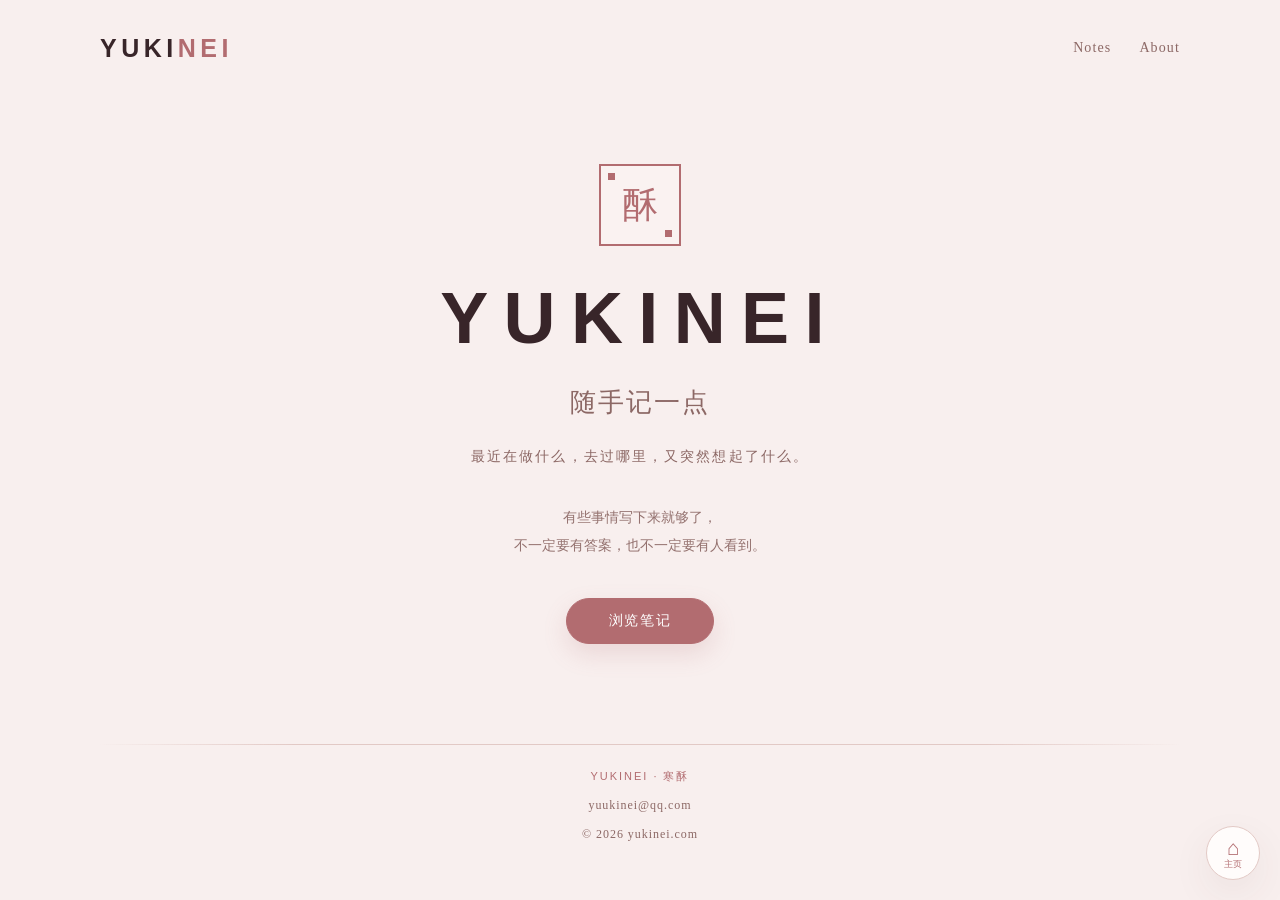
<file: index.html>
<!DOCTYPE html>
<html lang="zh-CN">

<head>
    <meta charset="UTF-8">
    <meta name="viewport" content="width=device-width, initial-scale=1.0">
    <title>寒酥</title>

    <link rel="stylesheet" href="./css/themes.css">
    <link rel="stylesheet" href="./css/base.css">
</head>

<body class="theme-peach">
    <div class="snow" aria-hidden="true">
        <span>❄</span>
        <span>·</span>
        <span>❄</span>
        <span>·</span>
        <span>❄</span>
        <span>·</span>
    </div>

    <main class="page">
        <header class="site-header">
            <a class="brand" href="./index.html" aria-label="YUKINEI 首页">
                <span class="brand-main">YUKI</span><span class="brand-accent">NEI</span>
            </a>

            <nav class="site-nav" aria-label="主导航">
                <a href="./notes.html">Notes</a>
                <a href="./about.html">About</a>
            </nav>
        </header>

        <section class="hero">
            <div class="seal" aria-hidden="true">酥</div>

            <h1 class="hero-title">YUKINEI</h1>

            <p class="hero-subtitle">随手记一点</p>

            <p class="hero-desc">最近在做什么，去过哪里，又突然想起了什么。</p>

            <p class="hero-note"> 有些事情写下来就够了，<br>
                不一定要有答案，也不一定要有人看到。
            </p>

            <a class="hero-button" href="./notes.html">浏览笔记</a>
        </section>

        <div class="section-divider"></div>

        <footer class="site-footer">
            <div class="footer-mark">YUKINEI · 寒酥</div>
            <a class="footer-email" href="mailto:yuukinei@qq.com">yuukinei@qq.com</a>
            <div>© 2026 yukinei.com</div>
        </footer>
    </main>

    <script src="./js/theme.js" defer></script>
    <nav class="floating-actions" aria-label="快捷操作"><a class="floating-action" href="./index.html" aria-label="返回主页"
            title="返回主页"><span aria-hidden="true">⌂</span><span class="floating-action-label">主页</span></a></nav>
</body>

</html>
</file>
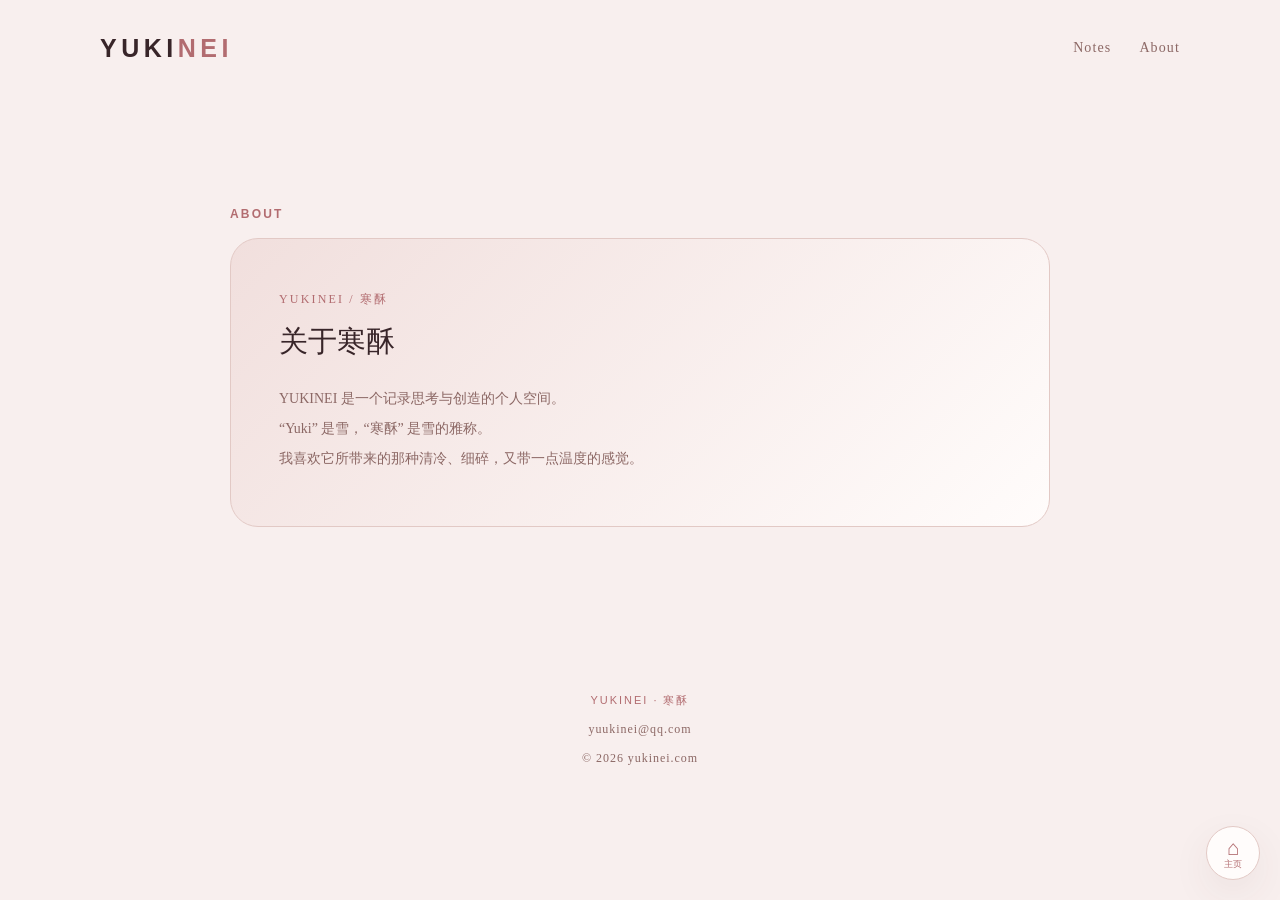
<file: about.html>
<!DOCTYPE html>
<html lang="zh-CN">

<head>
  <meta charset="UTF-8">
  <meta name="viewport" content="width=device-width, initial-scale=1.0">
  <title>About · YUKINEI 寒酥</title>
  <meta name="description" content="关于 YUKINEI 寒酥。">
  <link rel="stylesheet" href="./css/themes.css">
  <link rel="stylesheet" href="./css/base.css">
</head>

<body class="theme-peach">
  <div class="snow" aria-hidden="true">
    <span>❄</span><span>·</span><span>❄</span><span>·</span><span>❄</span><span>·</span>
  </div>
  <main class="page">
    <header class="site-header">
      <a class="brand" href="./index.html" aria-label="YUKINEI 首页"><span class="brand-main">YUKI</span><span
          class="brand-accent">NEI</span></a>
      <nav class="site-nav" aria-label="主导航"><a href="./notes.html">Notes</a><a href="./about.html"
          aria-current="page">About</a></nav>
    </header>
    <section class="section about-page-content">
      <p class="section-kicker">ABOUT</p>
      <div class="about-box">
        <p class="about-label">YUKINEI / 寒酥</p>
        <h1 class="about-title">关于寒酥</h1>
        <p class="about-text">YUKINEI 是一个记录思考与创造的个人空间。<br>“Yuki” 是雪，“寒酥” 是雪的雅称。<br>我喜欢它所带来的那种清冷、细碎，又带一点温度的感觉。</p>
      </div>
    </section>
    <footer class="site-footer">
      <div class="footer-mark">YUKINEI · 寒酥</div><a class="footer-email"
        href="mailto:yuukinei@qq.com">yuukinei@qq.com</a>
      <div>© 2026 yukinei.com</div>
    </footer>
  </main>
  <nav class="floating-actions" aria-label="快捷操作"><a class="floating-action" href="./index.html" aria-label="返回主页"
      title="返回主页"><span aria-hidden="true">⌂</span><span class="floating-action-label">主页</span></a></nav>
</body>

</html>
</file>
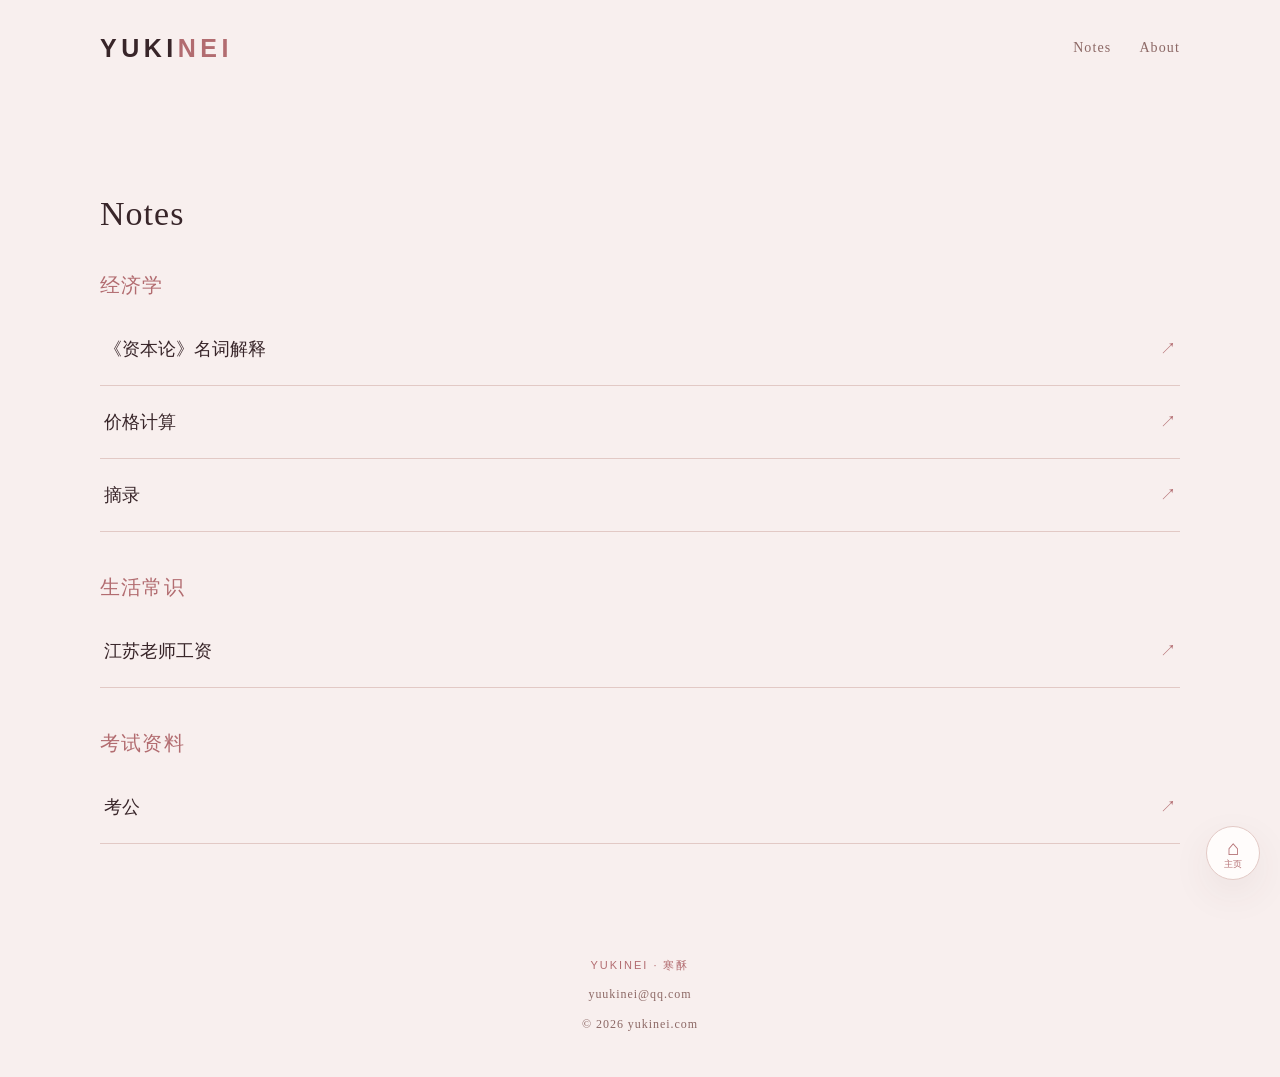
<file: notes.html>
<!DOCTYPE html>
<html lang="zh-CN">

<head>
  <meta charset="UTF-8">
  <meta name="viewport" content="width=device-width, initial-scale=1.0">
  <title>Notes · 酥</title>
  <link rel="stylesheet" href="./css/themes.css">
  <link rel="stylesheet" href="./css/base.css">
</head>

<body class="theme-peach">
  <div class="snow" aria-hidden="true">
    <span>❄</span><span>·</span><span>❄</span><span>·</span><span>❄</span><span>·</span>
  </div>
  <main class="page">
    <header class="site-header">
      <a class="brand" href="./index.html" aria-label="YUKINEI 首页"><span class="brand-main">YUKI</span><span
          class="brand-accent">NEI</span></a>
      <nav class="site-nav" aria-label="主导航"><a href="./notes.html" aria-current="page">Notes</a><a
          href="./about.html">About</a></nav>
    </header>
    <section class="section notes-page-heading">
      <h1 class="section-title">Notes</h1>
    </section>
    <div class="subject-groups">
      <section class="subject-group" aria-labelledby="economics-title">
        <h2 class="subject-title" id="economics-title">经济学</h2>
        <a class="note-row" href="./notes/资本论名词解释.html"><span class="note-row-title">《资本论》名词解释</span><span
            class="note-row-arrow" aria-hidden="true">↗</span></a>
        <a class="note-row" href="./notes/价格计算.html"><span class="note-row-title">价格计算</span><span
            class="note-row-arrow" aria-hidden="true">↗</span></a>
        <a class="note-row" href="./notes/摘录.html"><span class="note-row-title">摘录</span><span class="note-row-arrow"
            aria-hidden="true">↗</span></a>
      </section>
      <section class="subject-group" aria-labelledby="life-title">
        <h2 class="subject-title" id="life-title">生活常识</h2>
        <a class="note-row" href="./notes/江苏老师工资.html"><span class="note-row-title">江苏老师工资</span><span
            class="note-row-arrow" aria-hidden="true">↗</span></a>
      </section>
      <section class="subject-group" aria-labelledby="exam-title">
        <h2 class="subject-title" id="exam-title">考试资料</h2>
        <a class="note-row" href="./notes/考公.html"><span class="note-row-title">考公</span><span class="note-row-arrow"
            aria-hidden="true">↗</span></a>
      </section>
    </div>
    <footer class="site-footer">
      <div class="footer-mark">YUKINEI · 寒酥</div><a class="footer-email"
        href="mailto:yuukinei@qq.com">yuukinei@qq.com</a>
      <div>© 2026 yukinei.com</div>
    </footer>
  </main>
  <nav class="floating-actions" aria-label="快捷操作"><a class="floating-action" href="./index.html" aria-label="返回主页"
      title="返回主页"><span aria-hidden="true">⌂</span><span class="floating-action-label">主页</span></a></nav>
</body>

</html>
</file>
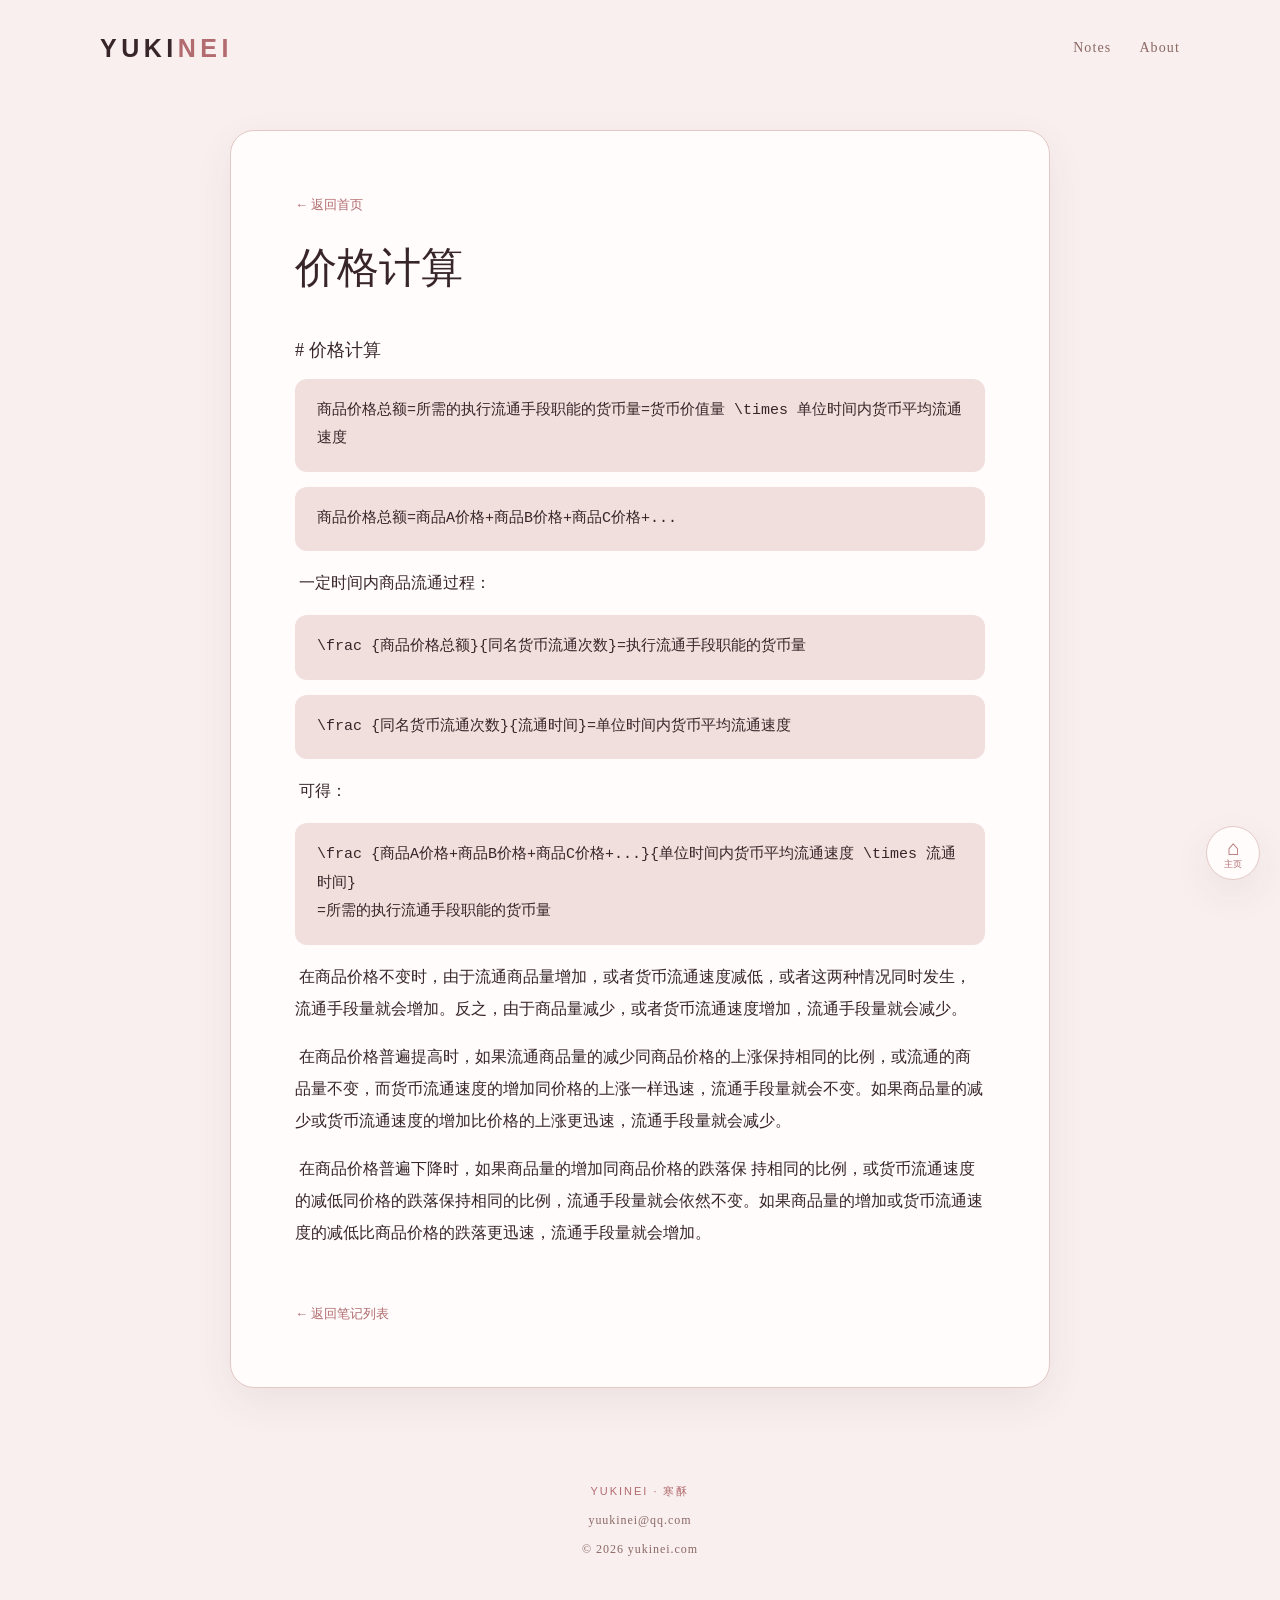
<file: notes/价格计算.html>
<!DOCTYPE html>
<html lang="zh-CN">

<head>
    <meta charset="UTF-8">
    <meta name="viewport" content="width=device-width, initial-scale=1.0">
    <title>价格计算 · YUKINEI</title>
    <meta name="description" content="价格计算｜YUKINEI 寒酥笔记">
    <link rel="stylesheet" href="../css/themes.css">
    <link rel="stylesheet" href="../css/base.css">
</head>

<body class="theme-peach">
    <main class="page article-page">
        <header class="site-header"><a class="brand" href="../index.html" aria-label="YUKINEI 首页"><span
                    class="brand-main">YUKI</span><span class="brand-accent">NEI</span></a>
            <nav class="site-nav"><a href="../notes.html">Notes</a><a href="../about.html">About</a></nav>
        </header>
        <article class="article-content"><a class="article-back" href="../notes.html">← 返回首页</a>
            <h1>价格计算</h1>
            <div class="article-body">
                <h4># 价格计算</h4>
                <pre class="article-formula">商品价格总额=所需的执行流通手段职能的货币量=货币价值量 \times 单位时间内货币平均流通速度</pre>
                <pre class="article-formula">商品价格总额=商品A价格+商品B价格+商品C价格+...</pre>
                <p>​ 一定时间内商品流通过程：</p>
                <pre class="article-formula">\frac {商品价格总额}{同名货币流通次数}=执行流通手段职能的货币量</pre>
                <pre class="article-formula">\frac {同名货币流通次数}{流通时间}=单位时间内货币平均流通速度</pre>
                <p>​ 可得：</p>
                <pre class="article-formula">\frac {商品A价格+商品B价格+商品C价格+...}{单位时间内货币平均流通速度 \times 流通时间}
=所需的执行流通手段职能的货币量</pre>
                <p>​ 在商品价格不变时，由于流通商品量增加，或者货币流通速度减低，或者这两种情况同时发生，流通手段量就会增加。反之，由于商品量减少，或者货币流通速度增加，流通手段量就会减少。</p>
                <p>​ 在商品价格普遍提高时，如果流通商品量的减少同商品价格的上涨保持相同的比例，或流通的商品量不变，而货币流通速度的增加同价格的上涨一样迅速，流通手段量就会不变。如果商品量的减少或货币流通速度的增加比价格的上涨更迅速，流通手段量就会减少。
                </p>
                <p>​ 在商品价格普遍下降时，如果商品量的增加同商品价格的跌落保
                    持相同的比例，或货币流通速度的减低同价格的跌落保持相同的比例，流通手段量就会依然不变。如果商品量的增加或货币流通速度的减低比商品价格的跌落更迅速，流通手段量就会增加。</p>
            </div><a class="article-back article-back-bottom" href="../notes.html">← 返回笔记列表</a>
        </article>
        <footer class="site-footer">
            <div class="footer-mark">YUKINEI · 寒酥</div><a class="footer-email"
                href="mailto:yuukinei@qq.com">yuukinei@qq.com</a>
            <div>© 2026 yukinei.com</div>
        </footer>
    </main>
    <nav class="floating-actions" aria-label="快捷操作"><a class="floating-action" href="../index.html" aria-label="返回主页"
            title="返回主页"><span aria-hidden="true">⌂</span><span class="floating-action-label">主页</span></a></nav>
</body>

</html>
</file>
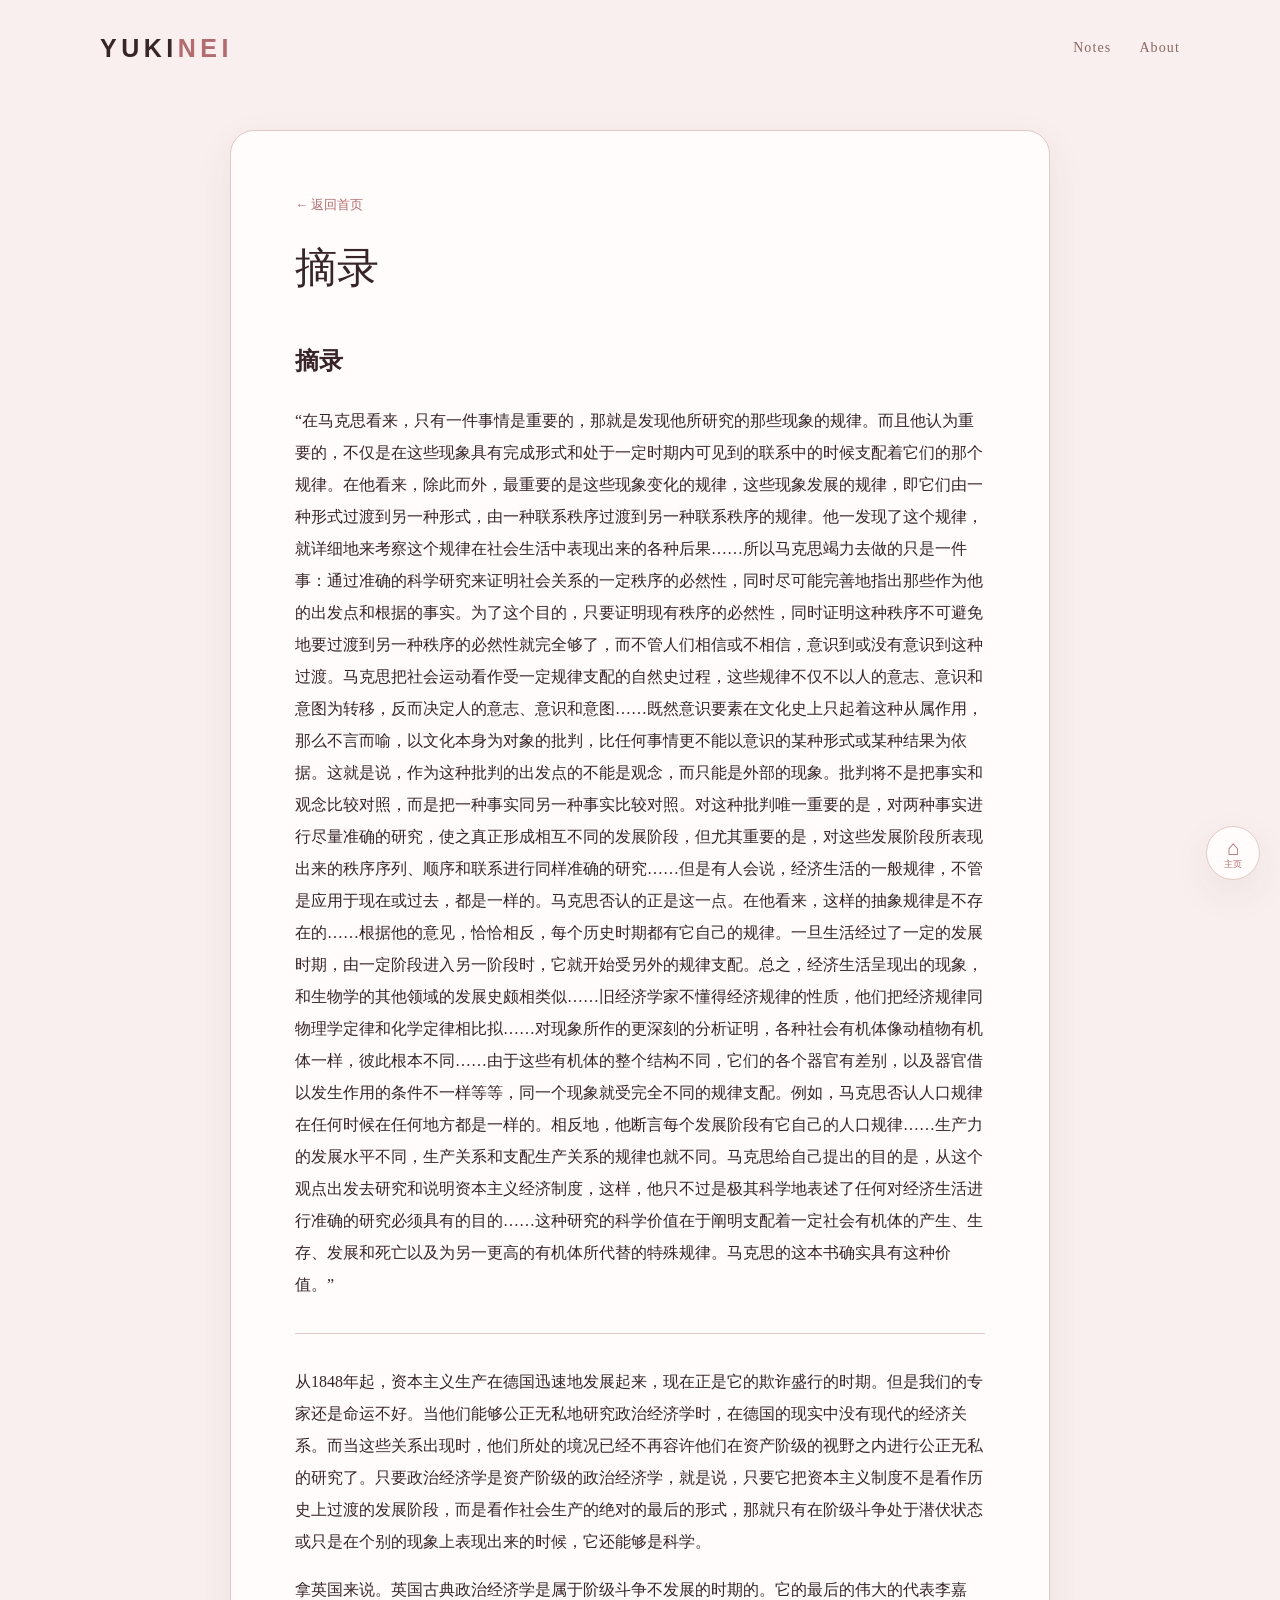
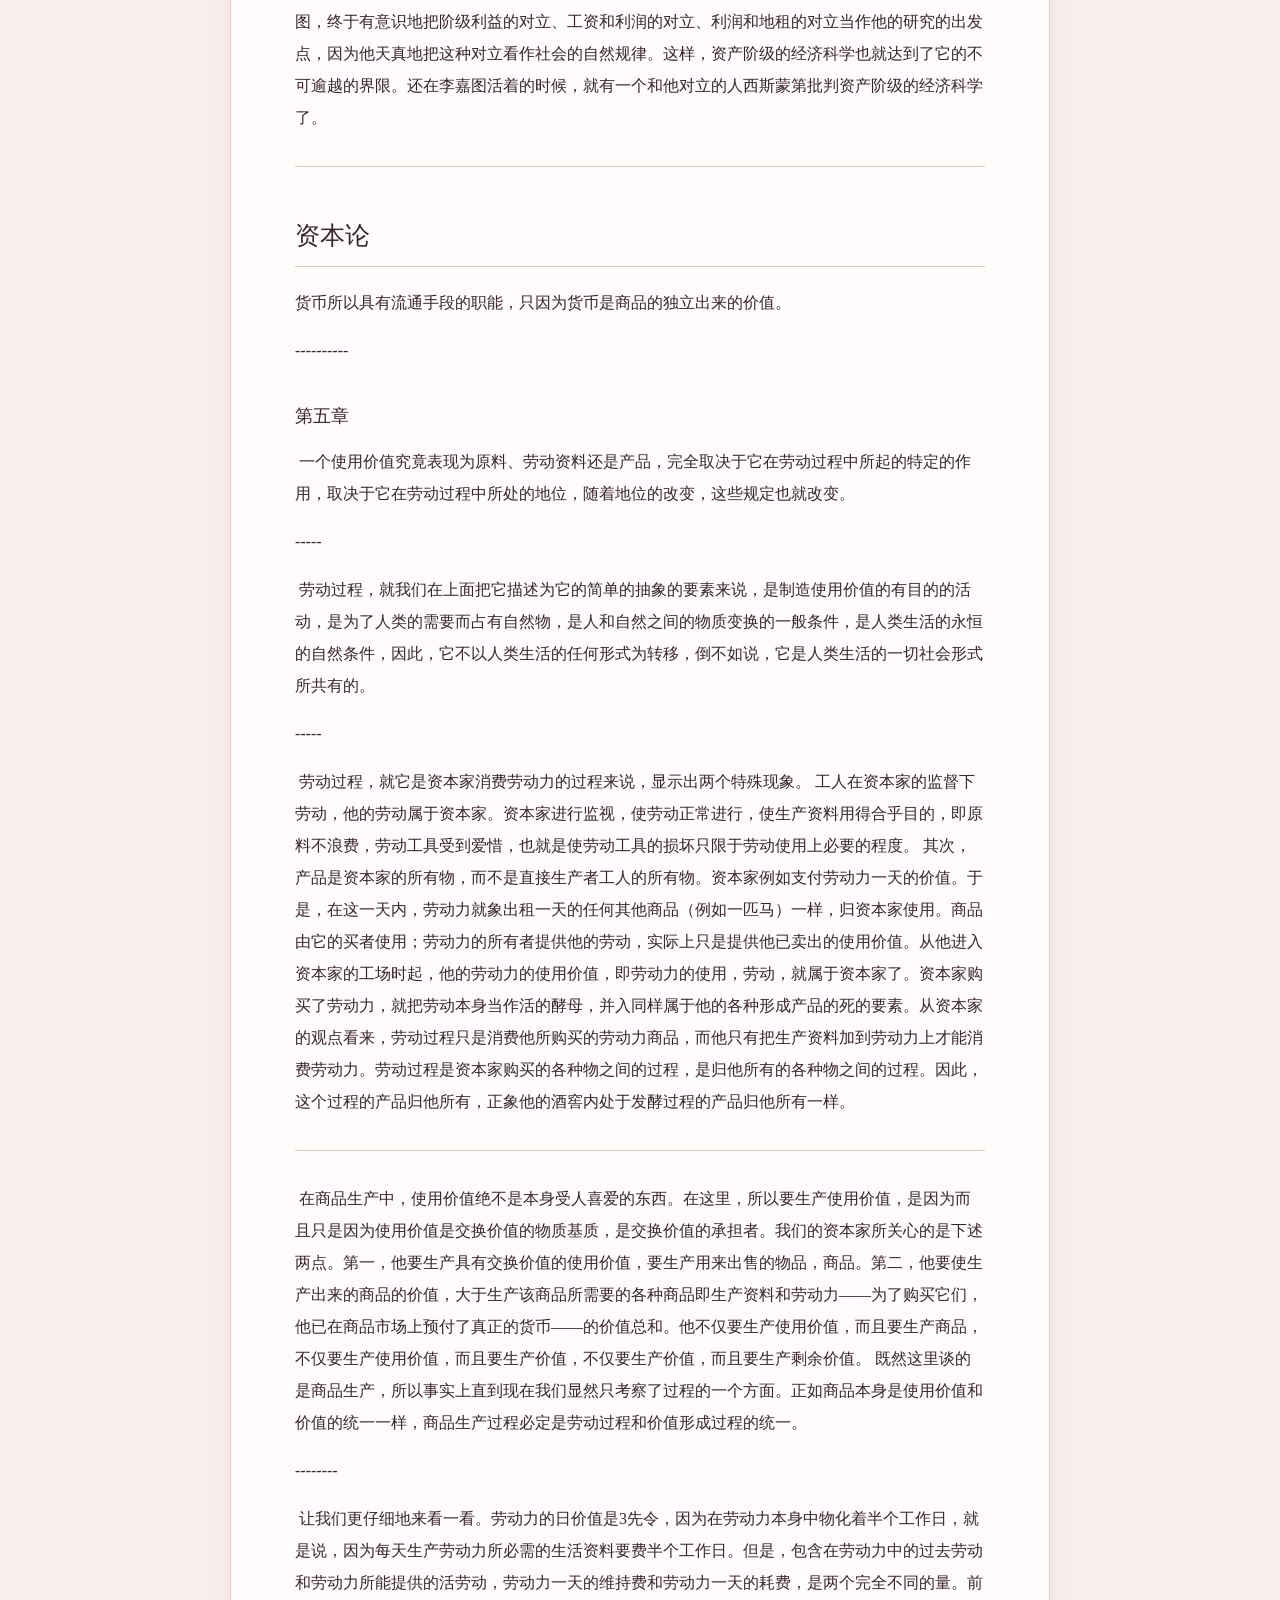
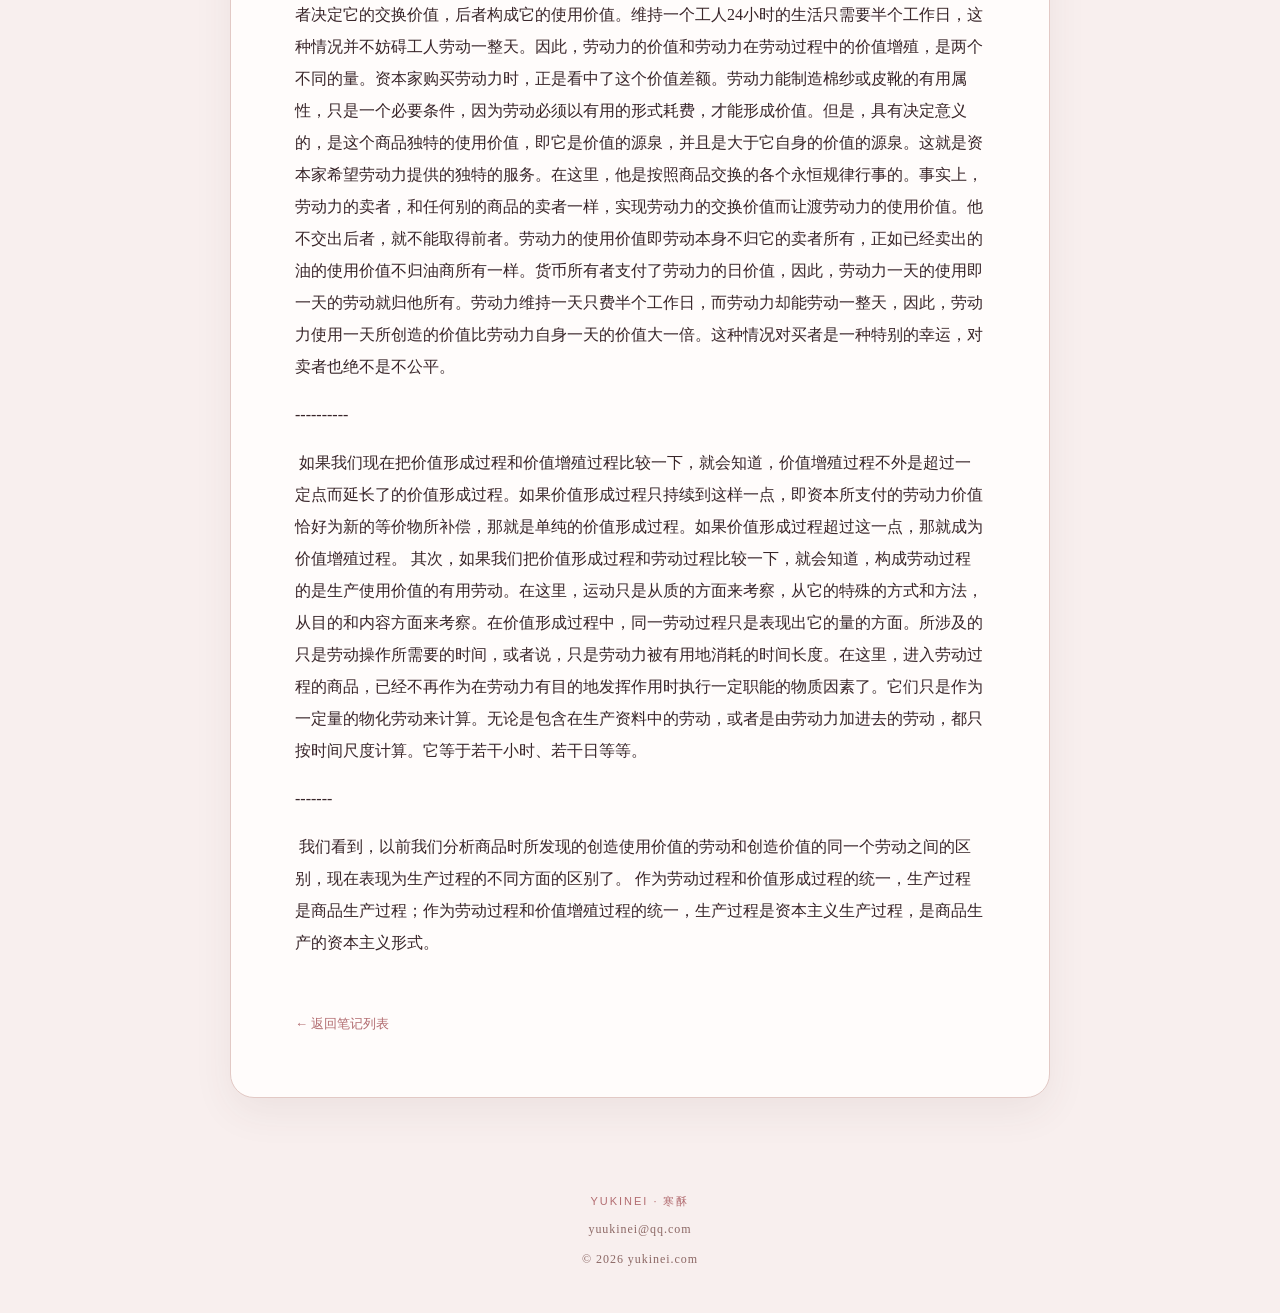
<file: notes/摘录.html>
<!DOCTYPE html>
<html lang="zh-CN">

<head>
    <meta charset="UTF-8">
    <meta name="viewport" content="width=device-width, initial-scale=1.0">
    <title>摘录 · YUKINEI</title>
    <meta name="description" content="摘录｜YUKINEI 寒酥笔记">
    <link rel="stylesheet" href="../css/themes.css">
    <link rel="stylesheet" href="../css/base.css">
</head>

<body class="theme-peach">
    <main class="page article-page">
        <header class="site-header"><a class="brand" href="../index.html" aria-label="YUKINEI 首页"><span
                    class="brand-main">YUKI</span><span class="brand-accent">NEI</span></a>
            <nav class="site-nav"><a href="../notes.html">Notes</a><a href="../about.html">About</a></nav>
        </header>
        <article class="article-content"><a class="article-back" href="../notes.html">← 返回首页</a>
            <h1>摘录</h1>
            <div class="article-body">
                <h1>摘录</h1>
                <p>“在马克思看来，只有一件事情是重要的，那就是发现他所研究的那些现象的规律。而且他认为重要的，不仅是在这些现象具有完成形式和处于一定时期内可见到的联系中的时候支配着它们的那个规律。在他看来，除此而外，最重要的是这些现象变化的规律，这些现象发展的规律，即它们由一种形式过渡到另一种形式，由一种联系秩序过渡到另一种联系秩序的规律。他一发现了这个规律，就详细地来考察这个规律在社会生活中表现出来的各种后果……所以马克思竭力去做的只是一件事：通过准确的科学研究来证明社会关系的一定秩序的必然性，同时尽可能完善地指出那些作为他的出发点和根据的事实。为了这个目的，只要证明现有秩序的必然性，同时证明这种秩序不可避免地要过渡到另一种秩序的必然性就完全够了，而不管人们相信或不相信，意识到或没有意识到这种过渡。马克思把社会运动看作受一定规律支配的自然史过程，这些规律不仅不以人的意志、意识和意图为转移，反而决定人的意志、意识和意图……既然意识要素在文化史上只起着这种从属作用，那么不言而喻，以文化本身为对象的批判，比任何事情更不能以意识的某种形式或某种结果为依据。这就是说，作为这种批判的出发点的不能是观念，而只能是外部的现象。批判将不是把事实和观念比较对照，而是把一种事实同另一种事实比较对照。对这种批判唯一重要的是，对两种事实进行尽量准确的研究，使之真正形成相互不同的发展阶段，但尤其重要的是，对这些发展阶段所表现出来的秩序序列、顺序和联系进行同样准确的研究……但是有人会说，经济生活的一般规律，不管是应用于现在或过去，都是一样的。马克思否认的正是这一点。在他看来，这样的抽象规律是不存在的……根据他的意见，恰恰相反，每个历史时期都有它自己的规律。一旦生活经过了一定的发展时期，由一定阶段进入另一阶段时，它就开始受另外的规律支配。总之，经济生活呈现出的现象，和生物学的其他领域的发展史颇相类似……旧经济学家不懂得经济规律的性质，他们把经济规律同物理学定律和化学定律相比拟……对现象所作的更深刻的分析证明，各种社会有机体像动植物有机体一样，彼此根本不同……由于这些有机体的整个结构不同，它们的各个器官有差别，以及器官借以发生作用的条件不一样等等，同一个现象就受完全不同的规律支配。例如，马克思否认人口规律在任何时候在任何地方都是一样的。相反地，他断言每个发展阶段有它自己的人口规律……生产力的发展水平不同，生产关系和支配生产关系的规律也就不同。马克思给自己提出的目的是，从这个观点出发去研究和说明资本主义经济制度，这样，他只不过是极其科学地表述了任何对经济生活进行准确的研究必须具有的目的……这种研究的科学价值在于阐明支配着一定社会有机体的产生、生存、发展和死亡以及为另一更高的有机体所代替的特殊规律。马克思的这本书确实具有这种价值。”
                </p>
                <hr>
                <p>从1848年起，资本主义生产在德国迅速地发展起来，现在正是它的欺诈盛行的时期。但是我们的专家还是命运不好。当他们能够公正无私地研究政治经济学时，在德国的现实中没有现代的经济关系。而当这些关系出现时，他们所处的境况已经不再容许他们在资产阶级的视野之内进行公正无私的研究了。只要政治经济学是资产阶级的政治经济学，就是说，只要它把资本主义制度不是看作历史上过渡的发展阶段，而是看作社会生产的绝对的最后的形式，那就只有在阶级斗争处于潜伏状态或只是在个别的现象上表现出来的时候，它还能够是科学。
                </p>
                <p>拿英国来说。英国古典政治经济学是属于阶级斗争不发展的时期的。它的最后的伟大的代表李嘉图，终于有意识地把阶级利益的对立、工资和利润的对立、利润和地租的对立当作他的研究的出发点，因为他天真地把这种对立看作社会的自然规律。这样，资产阶级的经济科学也就达到了它的不可逾越的界限。还在李嘉图活着的时候，就有一个和他对立的人西斯蒙第批判资产阶级的经济科学了。
                </p>
                <hr>
                <h2>资本论</h2>
                <p>货币所以具有流通手段的职能，只因为货币是商品的独立出来的价值。</p>
                <p>----------</p>
                <h4>第五章</h4>
                <p>​ 一个使用价值究竟表现为原料、劳动资料还是产品，完全取决于它在劳动过程中所起的特定的作用，取决于它在劳动过程中所处的地位，随着地位的改变，这些规定也就改变。</p>
                <p>-----</p>
                <p>​ 劳动过程，就我们在上面把它描述为它的简单的抽象的要素来说，是制造使用价值的有目的的活动，是为了人类的需要而占有自然物，是人和自然之间的物质变换的一般条件，是人类生活的永恒的自然条件，因此，它不以人类生活的任何形式为转移，倒不如说，它是人类生活的一切社会形式所共有的。
                </p>
                <p>-----</p>
                <p>​ 劳动过程，就它是资本家消费劳动力的过程来说，显示出两个特殊现象。
                    工人在资本家的监督下劳动，他的劳动属于资本家。资本家进行监视，使劳动正常进行，使生产资料用得合乎目的，即原料不浪费，劳动工具受到爱惜，也就是使劳动工具的损坏只限于劳动使用上必要的程度。
                    其次，产品是资本家的所有物，而不是直接生产者工人的所有物。资本家例如支付劳动力一天的价值。于是，在这一天内，劳动力就象出租一天的任何其他商品（例如一匹马）一样，归资本家使用。商品由它的买者使用；劳动力的所有者提供他的劳动，实际上只是提供他已卖出的使用价值。从他进入资本家的工场时起，他的劳动力的使用价值，即劳动力的使用，劳动，就属于资本家了。资本家购买了劳动力，就把劳动本身当作活的酵母，并入同样属于他的各种形成产品的死的要素。从资本家的观点看来，劳动过程只是消费他所购买的劳动力商品，而他只有把生产资料加到劳动力上才能消费劳动力。劳动过程是资本家购买的各种物之间的过程，是归他所有的各种物之间的过程。因此，这个过程的产品归他所有，正象他的酒窖内处于发酵过程的产品归他所有一样。
                </p>
                <hr>
                <p>​ 在商品生产中，使用价值绝不是本身受人喜爱的东西。在这里，所以要生产使用价值，是因为而且只是因为使用价值是交换价值的物质基质，是交换价值的承担者。我们的资本家所关心的是下述两点。第一，他要生产具有交换价值的使用价值，要生产用来出售的物品，商品。第二，他要使生产出来的商品的价值，大于生产该商品所需要的各种商品即生产资料和劳动力——为了购买它们，他已在商品市场上预付了真正的货币——的价值总和。他不仅要生产使用价值，而且要生产商品，不仅要生产使用价值，而且要生产价值，不仅要生产价值，而且要生产剩余价值。
                    既然这里谈的是商品生产，所以事实上直到现在我们显然只考察了过程的一个方面。正如商品本身是使用价值和价值的统一一样，商品生产过程必定是劳动过程和价值形成过程的统一。</p>
                <p>--------</p>
                <p>​ 让我们更仔细地来看一看。劳动力的日价值是3先令，因为在劳动力本身中物化着半个工作日，就是说，因为每天生产劳动力所必需的生活资料要费半个工作日。但是，包含在劳动力中的过去劳动和劳动力所能提供的活劳动，劳动力一天的维持费和劳动力一天的耗费，是两个完全不同的量。前者决定它的交换价值，后者构成它的使用价值。维持一个工人24小时的生活只需要半个工作日，这种情况并不妨碍工人劳动一整天。因此，劳动力的价值和劳动力在劳动过程中的价值增殖，是两个不同的量。资本家购买劳动力时，正是看中了这个价值差额。劳动力能制造棉纱或皮靴的有用属性，只是一个必要条件，因为劳动必须以有用的形式耗费，才能形成价值。但是，具有决定意义的，是这个商品独特的使用价值，即它是价值的源泉，并且是大于它自身的价值的源泉。这就是资本家希望劳动力提供的独特的服务。在这里，他是按照商品交换的各个永恒规律行事的。事实上，劳动力的卖者，和任何别的商品的卖者一样，实现劳动力的交换价值而让渡劳动力的使用价值。他不交出后者，就不能取得前者。劳动力的使用价值即劳动本身不归它的卖者所有，正如已经卖出的油的使用价值不归油商所有一样。货币所有者支付了劳动力的日价值，因此，劳动力一天的使用即一天的劳动就归他所有。劳动力维持一天只费半个工作日，而劳动力却能劳动一整天，因此，劳动力使用一天所创造的价值比劳动力自身一天的价值大一倍。这种情况对买者是一种特别的幸运，对卖者也绝不是不公平。
                </p>
                <p>----------</p>
                <p>​ 如果我们现在把价值形成过程和价值增殖过程比较一下，就会知道，价值增殖过程不外是超过一定点而延长了的价值形成过程。如果价值形成过程只持续到这样一点，即资本所支付的劳动力价值恰好为新的等价物所补偿，那就是单纯的价值形成过程。如果价值形成过程超过这一点，那就成为价值增殖过程。
                    其次，如果我们把价值形成过程和劳动过程比较一下，就会知道，构成劳动过程的是生产使用价值的有用劳动。在这里，运动只是从质的方面来考察，从它的特殊的方式和方法，从目的和内容方面来考察。在价值形成过程中，同一劳动过程只是表现出它的量的方面。所涉及的只是劳动操作所需要的时间，或者说，只是劳动力被有用地消耗的时间长度。在这里，进入劳动过程的商品，已经不再作为在劳动力有目的地发挥作用时执行一定职能的物质因素了。它们只是作为一定量的物化劳动来计算。无论是包含在生产资料中的劳动，或者是由劳动力加进去的劳动，都只按时间尺度计算。它等于若干小时、若干日等等。
                </p>
                <p>-------</p>
                <p>​ 我们看到，以前我们分析商品时所发现的创造使用价值的劳动和创造价值的同一个劳动之间的区别，现在表现为生产过程的不同方面的区别了。
                    作为劳动过程和价值形成过程的统一，生产过程是商品生产过程；作为劳动过程和价值增殖过程的统一，生产过程是资本主义生产过程，是商品生产的资本主义形式。</p>
            </div><a class="article-back article-back-bottom" href="../notes.html">← 返回笔记列表</a>
        </article>
        <footer class="site-footer">
            <div class="footer-mark">YUKINEI · 寒酥</div><a class="footer-email"
                href="mailto:yuukinei@qq.com">yuukinei@qq.com</a>
            <div>© 2026 yukinei.com</div>
        </footer>
    </main>
    <nav class="floating-actions" aria-label="快捷操作"><a class="floating-action" href="../index.html" aria-label="返回主页"
            title="返回主页"><span aria-hidden="true">⌂</span><span class="floating-action-label">主页</span></a></nav>
</body>

</html>
</file>
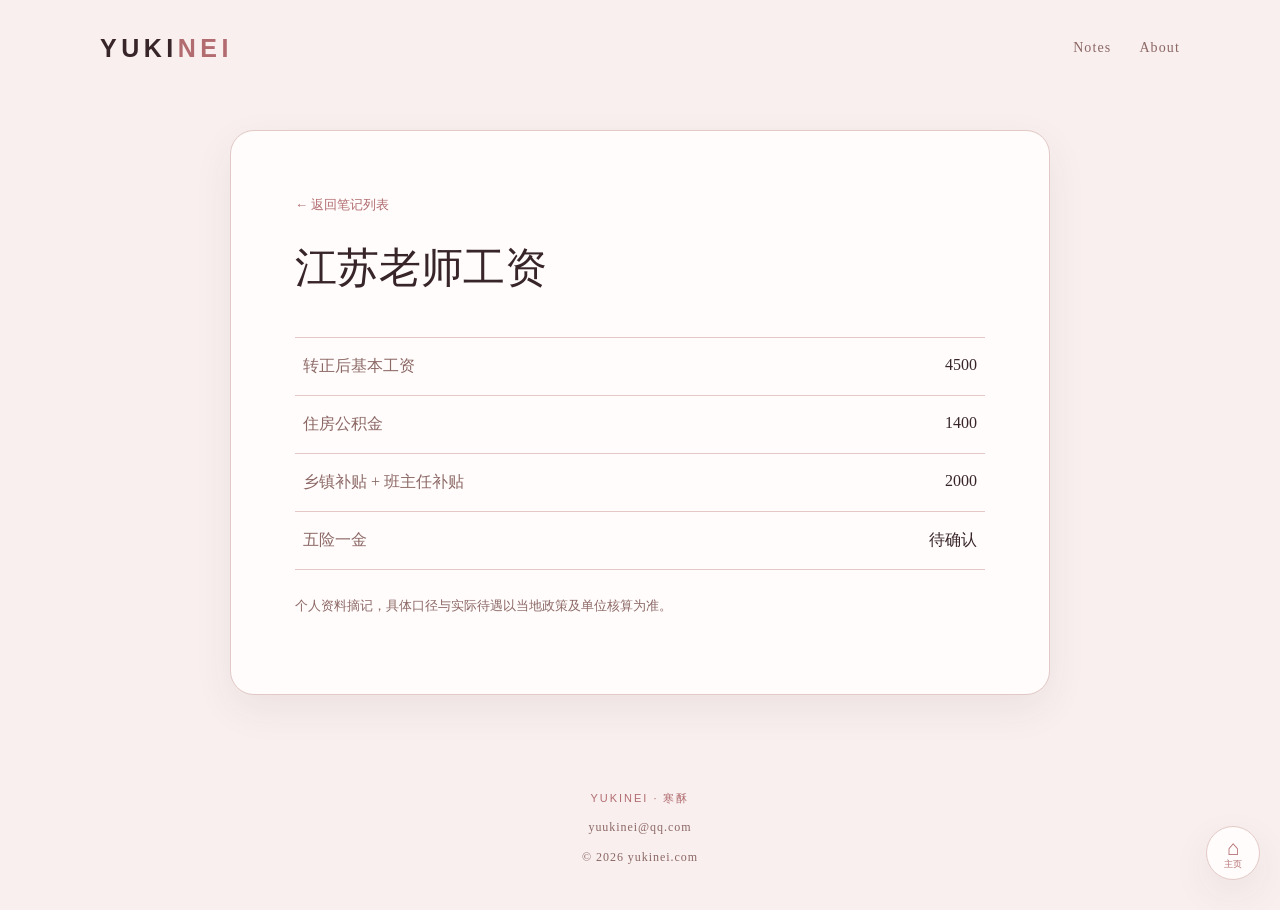
<file: notes/江苏老师工资.html>
<!DOCTYPE html>
<html lang="zh-CN">
<head>
  <meta charset="UTF-8">
  <meta name="viewport" content="width=device-width, initial-scale=1.0">
  <title>江苏老师工资 · YUKINEI</title>
  <meta name="description" content="江苏老师工资信息记录。">
  <link rel="stylesheet" href="../css/themes.css">
  <link rel="stylesheet" href="../css/base.css">
</head>
<body class="theme-peach">
  <main class="page article-page">
    <header class="site-header">
      <a class="brand" href="../index.html" aria-label="YUKINEI 首页"><span class="brand-main">YUKI</span><span class="brand-accent">NEI</span></a>
      <nav class="site-nav" aria-label="主导航"><a href="../notes.html">Notes</a><a href="../about.html">About</a></nav>
    </header>
    <article class="article-content">
      <a class="article-back" href="../notes.html">← 返回笔记列表</a>
      <h1>江苏老师工资</h1>
      <dl class="note-data">
        <dt>转正后基本工资</dt><dd>4500</dd>
        <dt>住房公积金</dt><dd>1400</dd>
        <dt>乡镇补贴 + 班主任补贴</dt><dd>2000</dd>
        <dt>五险一金</dt><dd>待确认</dd>
      </dl>
      <p class="article-source-note">个人资料摘记，具体口径与实际待遇以当地政策及单位核算为准。</p>
    </article>
    <footer class="site-footer"><div class="footer-mark">YUKINEI · 寒酥</div><a class="footer-email" href="mailto:yuukinei@qq.com">yuukinei@qq.com</a><div>© 2026 yukinei.com</div></footer>
  </main>
  <nav class="floating-actions" aria-label="快捷操作"><a class="floating-action" href="../index.html" aria-label="返回主页" title="返回主页"><span aria-hidden="true">⌂</span><span class="floating-action-label">主页</span></a></nav>
</body>
</html>
</file>
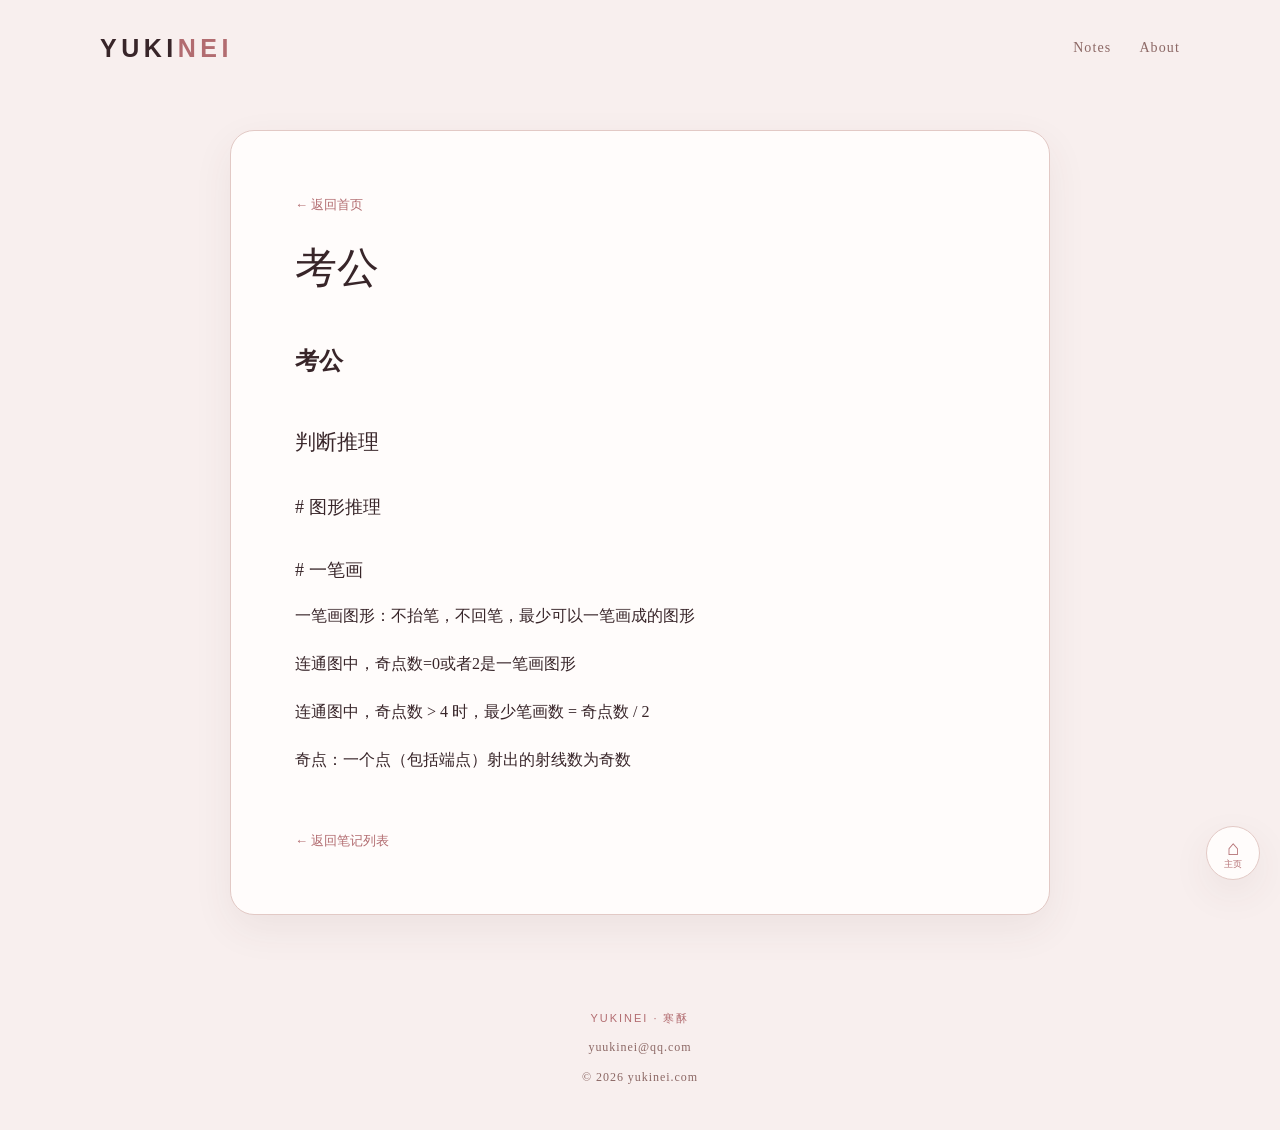
<file: notes/考公.html>
<!DOCTYPE html>
<html lang="zh-CN">

<head>
    <meta charset="UTF-8">
    <meta name="viewport" content="width=device-width, initial-scale=1.0">
    <title>考公 · YUKINEI</title>
    <meta name="description" content="考公｜YUKINEI 寒酥笔记">
    <link rel="stylesheet" href="../css/themes.css">
    <link rel="stylesheet" href="../css/base.css">
</head>

<body class="theme-peach">
    <main class="page article-page">
        <header class="site-header"><a class="brand" href="../index.html" aria-label="YUKINEI 首页"><span
                    class="brand-main">YUKI</span><span class="brand-accent">NEI</span></a>
            <nav class="site-nav"><a href="../notes.html">Notes</a><a href="../about.html">About</a></nav>
        </header>
        <article class="article-content"><a class="article-back" href="../notes.html">← 返回首页</a>
            <h1>考公</h1>
            <div class="article-body">
                <h1>考公</h1>
                <h3>判断推理</h3>
                <h4># 图形推理</h4>
                <h4># 一笔画</h4>
                <p>一笔画图形：不抬笔，不回笔，最少可以一笔画成的图形</p>
                <p>连通图中，奇点数=0或者2是一笔画图形</p>
                <p>连通图中，奇点数 &gt; 4 时，最少笔画数 = 奇点数 / 2</p>
                <p>奇点：一个点（包括端点）射出的射线数为奇数</p>
            </div><a class="article-back article-back-bottom" href="../notes.html">← 返回笔记列表</a>
        </article>
        <footer class="site-footer">
            <div class="footer-mark">YUKINEI · 寒酥</div><a class="footer-email"
                href="mailto:yuukinei@qq.com">yuukinei@qq.com</a>
            <div>© 2026 yukinei.com</div>
        </footer>
    </main>
    <nav class="floating-actions" aria-label="快捷操作"><a class="floating-action" href="../index.html" aria-label="返回主页"
            title="返回主页"><span aria-hidden="true">⌂</span><span class="floating-action-label">主页</span></a></nav>
</body>

</html>
</file>
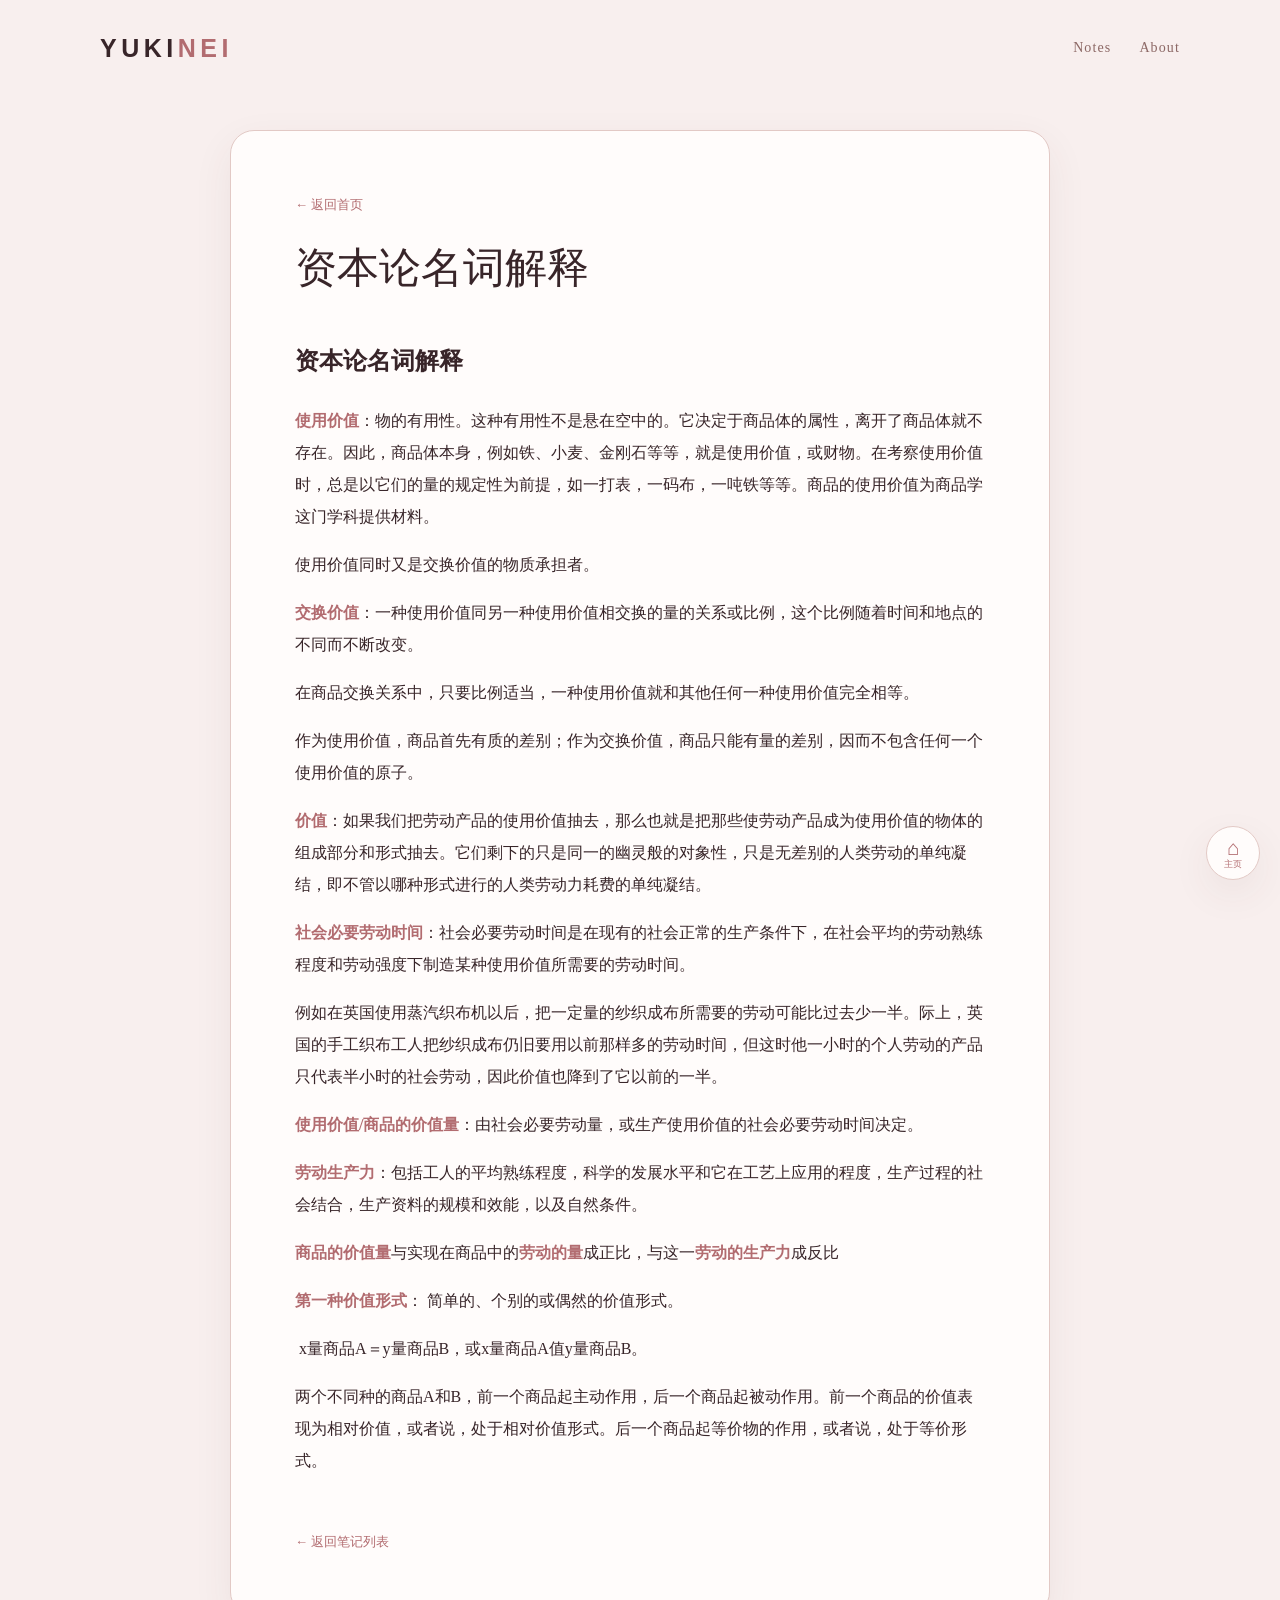
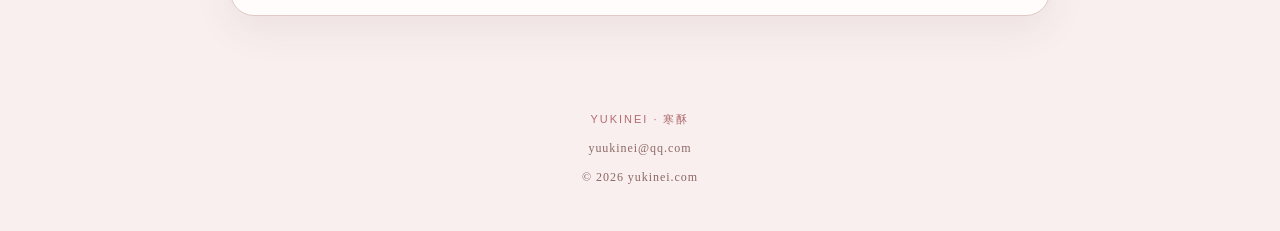
<file: notes/资本论名词解释.html>
<!DOCTYPE html>
<html lang="zh-CN">

<head>
    <meta charset="UTF-8">
    <meta name="viewport" content="width=device-width, initial-scale=1.0">
    <title>资本论名词解释 · YUKINEI</title>
    <meta name="description" content="资本论名词解释｜YUKINEI 寒酥笔记">
    <link rel="stylesheet" href="../css/themes.css">
    <link rel="stylesheet" href="../css/base.css">
</head>

<body class="theme-peach">
    <main class="page article-page">
        <header class="site-header"><a class="brand" href="../index.html" aria-label="YUKINEI 首页"><span
                    class="brand-main">YUKI</span><span class="brand-accent">NEI</span></a>
            <nav class="site-nav"><a href="../notes.html">Notes</a><a href="../about.html">About</a></nav>
        </header>
        <article class="article-content"><a class="article-back" href="../notes.html">← 返回首页</a>
            <h1>资本论名词解释</h1>
            <div class="article-body">
                <h1>资本论名词解释</h1>
                <p><strong>使用价值</strong>：物的有用性。这种有用性不是悬在空中的。它决定于商品体的属性，离开了商品体就不存在。因此，商品体本身，例如铁、小麦、金刚石等等，就是使用价值，或财物。在考察使用价值时，总是以它们的量的规定性为前提，如一打表，一码布，一吨铁等等。商品的使用价值为商品学这门学科提供材料。
                </p>
                <p>使用价值同时又是交换价值的物质承担者。</p>
                <p><strong>交换价值</strong>：一种使用价值同另一种使用价值相交换的量的关系或比例，这个比例随着时间和地点的不同而不断改变。</p>
                <p>在商品交换关系中，只要比例适当，一种使用价值就和其他任何一种使用价值完全相等。</p>
                <p>作为使用价值，商品首先有质的差别；作为交换价值，商品只能有量的差别，因而不包含任何一个使用价值的原子。</p>
                <p><strong>价值</strong>：如果我们把劳动产品的使用价值抽去，那么也就是把那些使劳动产品成为使用价值的物体的组成部分和形式抽去。它们剩下的只是同一的幽灵般的对象性，只是无差别的人类劳动的单纯凝结，即不管以哪种形式进行的人类劳动力耗费的单纯凝结。
                </p>
                <p><strong>社会必要劳动时间</strong>：社会必要劳动时间是在现有的社会正常的生产条件下，在社会平均的劳动熟练程度和劳动强度下制造某种使用价值所需要的劳动时间。</p>
                <p>例如在英国使用蒸汽织布机以后，把一定量的纱织成布所需要的劳动可能比过去少一半。际上，英国的手工织布工人把纱织成布仍旧要用以前那样多的劳动时间，但这时他一小时的个人劳动的产品只代表半小时的社会劳动，因此价值也降到了它以前的一半。
                </p>
                <p><strong>使用价值/商品的价值量</strong>：由社会必要劳动量，或生产使用价值的社会必要劳动时间决定。</p>
                <p><strong>劳动生产力</strong>：包括工人的平均熟练程度，科学的发展水平和它在工艺上应用的程度，生产过程的社会结合，生产资料的规模和效能，以及自然条件。</p>
                <p><strong>商品的价值量</strong>与实现在商品中的<strong>劳动的量</strong>成正比，与这一<strong>劳动的生产力</strong>成反比</p>
                <p><strong>第一种价值形式</strong>： 简单的、个别的或偶然的价值形式。</p>
                <p>​ x量商品A＝y量商品B，或x量商品A值y量商品B。</p>
                <p>两个不同种的商品A和B，前一个商品起主动作用，后一个商品起被动作用。前一个商品的价值表现为相对价值，或者说，处于相对价值形式。后一个商品起等价物的作用，或者说，处于等价形式。</p>
            </div><a class="article-back article-back-bottom" href="../notes.html">← 返回笔记列表</a>
        </article>
        <footer class="site-footer">
            <div class="footer-mark">YUKINEI · 寒酥</div><a class="footer-email"
                href="mailto:yuukinei@qq.com">yuukinei@qq.com</a>
            <div>© 2026 yukinei.com</div>
        </footer>
    </main>
    <nav class="floating-actions" aria-label="快捷操作"><a class="floating-action" href="../index.html" aria-label="返回主页"
            title="返回主页"><span aria-hidden="true">⌂</span><span class="floating-action-label">主页</span></a></nav>
</body>

</html>
</file>
<file: css/themes.css>
:root {
  --content-width: 1080px;

  /* 06 桃雪温酥 */
  --bg: #F8EFEE;
  --card: #FFFCFB;
  --float: #F1DFDD;
  --line: #E2C9C5;
  --weak: #8C6865;
  --main: #B26C70;
  --text: #382529;
  --accent: #DB9C97;

  --shadow: 0 14px 40px rgba(88, 55, 55, 0.07);
}

/* 当前启用主题：桃雪温酥 */
.theme-peach {
  --bg: #F8EFEE;
  --card: #FFFCFB;
  --float: #F1DFDD;
  --line: #E2C9C5;
  --weak: #8C6865;
  --main: #B26C70;
  --text: #382529;
  --accent: #DB9C97;
  --shadow: 0 14px 40px rgba(88, 55, 55, 0.07);
}

/* 预留主题：夜雪无声 */
.theme-night {
  --bg: #0D151D;
  --card: #16212D;
  --float: #243544;
  --line: #3A5164;
  --weak: #98AABB;
  --main: #9CC9EC;
  --text: #EDF4FA;
  --accent: #E7D7AE;
  --shadow: 0 14px 45px rgba(0, 0, 0, 0.24);
}
</file>
<file: css/base.css>
* {
  box-sizing: border-box;
}

html {
  margin: 0;
  padding: 0;
  scroll-behavior: smooth;
}

body {
  margin: 0;
  padding: 0;
  min-width: 320px;
  overflow-x: hidden;

  background: var(--bg);
  color: var(--text);

  font-family:
    "Noto Serif SC",
    "Songti SC",
    "STSong",
    Georgia,
    serif;

  transition:
    background-color 0.45s ease,
    color 0.45s ease;
}

a {
  color: inherit;
}

button,
input,
textarea {
  font: inherit;
}

.page {
  position: relative;
  z-index: 2;
  width: min(calc(100% - 48px), var(--content-width));
  margin: 0 auto;
}

/* Header */
.site-header {
  min-height: 96px;
  display: flex;
  align-items: center;
  justify-content: space-between;
}

.brand {
  display: inline-flex;
  align-items: baseline;
  text-decoration: none;

  font-family: "Helvetica Neue", Arial, sans-serif;
  font-size: 25px;
  line-height: 1;
  font-weight: 700;
  letter-spacing: 0.18em;
}

.brand-main {
  color: var(--text);
}

.brand-accent {
  color: var(--main);
}

.site-nav {
  display: flex;
  align-items: center;
  gap: 28px;
}

.site-nav a {
  position: relative;
  color: var(--weak);
  text-decoration: none;

  font-size: 14px;
  letter-spacing: 0.08em;

  transition: color 0.25s ease;
}

.site-nav a::after {
  content: "";
  position: absolute;
  left: 0;
  right: 0;
  bottom: -7px;
  height: 1px;

  background: var(--main);

  transform: scaleX(0);
  transform-origin: center;
  transition: transform 0.25s ease;
}

.site-nav a:hover {
  color: var(--main);
}

.site-nav a:hover::after {
  transform: scaleX(1);
}

/* Hero */
.hero {
  min-height: 72vh;

  display: flex;
  flex-direction: column;
  align-items: center;
  justify-content: center;

  text-align: center;
  padding: 56px 0 88px;
}

.seal {
  position: relative;

  width: 82px;
  height: 82px;

  display: grid;
  place-items: center;

  border: 2px solid var(--main);
  color: var(--main);

  font-size: 36px;
  line-height: 1;

  margin-bottom: 34px;

  background: rgba(255, 252, 251, 0.28);
}

.seal::before,
.seal::after {
  content: "";
  position: absolute;
  width: 7px;
  height: 7px;
  background: var(--main);
}

.seal::before {
  left: 7px;
  top: 7px;
}

.seal::after {
  right: 7px;
  bottom: 7px;
}

.hero-title {
  margin: 0;

  font-family: "Helvetica Neue", Arial, sans-serif;
  font-size: clamp(42px, 8vw, 72px);
  line-height: 1.08;
  font-weight: 600;

  letter-spacing: clamp(0.12em, 1.2vw, 0.28em);
  color: var(--text);
}

.hero-subtitle {
  margin: 24px 0 0;
  color: var(--weak);

  font-size: clamp(20px, 3vw, 26px);
  line-height: 1.7;
  letter-spacing: 0.08em;
}

.hero-desc {
  margin: 18px 0 0;
  color: var(--weak);

  font-size: 14px;
  line-height: 1.9;
  letter-spacing: 0.15em;
}

.hero-note {
  max-width: 620px;
  margin: 34px 0 0;

  color: var(--weak);
  font-size: 14px;
  line-height: 2;
  opacity: 0.92;
}

.hero-button {
  display: inline-flex;
  align-items: center;
  justify-content: center;

  min-width: 148px;
  margin-top: 38px;
  padding: 13px 28px;

  border: 1px solid var(--main);
  border-radius: 999px;

  background: var(--main);
  color: #fff;
  text-decoration: none;

  font-size: 14px;
  letter-spacing: 0.12em;

  box-shadow: 0 10px 24px rgba(178, 108, 112, 0.18);

  transition:
    transform 0.25s ease,
    box-shadow 0.25s ease;
}

.hero-button:hover {
  transform: translateY(-2px);
  box-shadow: 0 14px 30px rgba(178, 108, 112, 0.23);
}

/* Sections */
.section-divider {
  width: 100%;
  height: 1px;

  background:
    linear-gradient(
      to right,
      transparent,
      var(--line) 18%,
      var(--line) 82%,
      transparent
    );
}

.section {
  padding: 82px 0;
}

.section-heading {
  display: flex;
  align-items: flex-end;
  justify-content: space-between;
  gap: 20px;
  margin-bottom: 34px;
}

.section-kicker {
  margin: 0 0 8px;

  color: var(--main);

  font-family: "Helvetica Neue", Arial, sans-serif;
  font-size: 12px;
  line-height: 1;
  font-weight: 700;

  letter-spacing: 0.18em;
  text-transform: uppercase;
}

.section-title {
  margin: 0;

  font-size: clamp(28px, 4vw, 34px);
  line-height: 1.3;
  font-weight: 500;
  letter-spacing: 0.03em;
}

.section-description {
  margin: 0;
  color: var(--weak);

  font-size: 13px;
  line-height: 1.8;
}

/* Posts */
.posts {
  display: grid;
  grid-template-columns: repeat(3, minmax(0, 1fr));
  gap: 24px;
}

.post-card {
  min-width: 0;
  padding: 30px;

  background: var(--card);
  border: 1px solid var(--line);
  border-radius: 22px;

  box-shadow: var(--shadow);

  transition:
    transform 0.28s ease,
    box-shadow 0.28s ease,
    border-color 0.28s ease;
}

.post-card:hover {
  transform: translateY(-6px);
  border-color: var(--accent);
  box-shadow: 0 18px 42px rgba(88, 55, 55, 0.11);
}

.post-date {
  margin: 0;

  color: var(--weak);

  font-family: "Helvetica Neue", Arial, sans-serif;
  font-size: 11px;
  line-height: 1.4;
  letter-spacing: 0.13em;
}

.post-tag {
  display: inline-flex;
  align-items: center;

  margin-top: 17px;
  padding: 5px 9px;

  border-radius: 999px;

  background: var(--float);
  color: var(--main);

  font-size: 11px;
  line-height: 1.2;
  letter-spacing: 0.08em;
}

.post-title {
  margin: 18px 0 0;

  font-size: 20px;
  line-height: 1.6;
  font-weight: 500;
}

.post-excerpt {
  margin: 13px 0 0;

  color: var(--weak);

  font-size: 14px;
  line-height: 1.95;
}

.post-link {
  display: inline-flex;
  align-items: center;
  gap: 8px;

  margin-top: 22px;

  color: var(--main);
  text-decoration: none;

  font-family: "Helvetica Neue", Arial, sans-serif;
  font-size: 12px;
  letter-spacing: 0.1em;

  transition: gap 0.2s ease;
}

.post-link:hover {
  gap: 13px;
}

/* About */
.about-box {
  position: relative;
  overflow: hidden;

  padding: 52px 48px;

  border-radius: 28px;

  background: linear-gradient(
    135deg,
    var(--float),
    var(--card)
  );

  border: 1px solid var(--line);
}

.about-label {
  margin: 0;
  color: var(--main);

  font-size: 12px;
  letter-spacing: 0.18em;
}

.about-title {
  margin: 12px 0 0;

  font-size: 29px;
  line-height: 1.5;
  font-weight: 500;
}

.about-text {
  max-width: 700px;
  margin: 20px 0 0;

  color: var(--weak);

  font-size: 14px;
  line-height: 2.15;
}

/* Footer */
.site-footer {
  padding: 22px 0 42px;

  text-align: center;

  color: var(--weak);

  font-size: 12px;
  line-height: 1.8;
  letter-spacing: 0.08em;
}

.footer-mark {
  margin-bottom: 8px;

  color: var(--main);

  font-family: "Helvetica Neue", Arial, sans-serif;

  font-size: 11px;
  letter-spacing: 0.18em;
}

.footer-email {
  display: inline-block;
  margin-bottom: 8px;
  color: var(--weak);
  text-decoration: none;
  transition: color 0.2s ease;
}

.footer-email:hover {
  color: var(--main);
}

/* Article pages */
.article-page {
  min-height: 100vh;
  display: flex;
  flex-direction: column;
}

.article-content {
  flex: 1;
  width: min(100%, 820px);
  margin: 34px auto 72px;
  padding: clamp(26px, 6vw, 64px);
  background: var(--card);
  border: 1px solid var(--line);
  border-radius: 24px;
  box-shadow: var(--shadow);
}

.article-content > h1 {
  margin: 24px 0 38px;
  font-size: clamp(30px, 5vw, 42px);
  line-height: 1.45;
  font-weight: 500;
}

.article-back {
  color: var(--main);
  text-decoration: none;
  font-size: 13px;
}

.article-back:hover {
  text-decoration: underline;
  text-underline-offset: 4px;
}

.article-body {
  color: var(--text);
  font-size: 16px;
  line-height: 2;
  overflow-wrap: anywhere;
}

.article-body h2,
.article-body h3,
.article-body h4 {
  margin: 2em 0 0.8em;
  font-weight: 500;
  line-height: 1.5;
}

.article-body h2 {
  padding-bottom: 0.45em;
  border-bottom: 1px solid var(--line);
  font-size: 25px;
}

.article-body h3 { font-size: 21px; }
.article-body h4 { font-size: 18px; }
.article-body p { margin: 1em 0; }
.article-body strong { color: var(--main); font-weight: 600; }

.article-body blockquote {
  margin: 1.5em 0;
  padding: 0.2em 0 0.2em 1.2em;
  border-left: 3px solid var(--accent);
  color: var(--weak);
}

.article-body hr {
  margin: 2em 0;
  border: 0;
  border-top: 1px solid var(--line);
}

.article-formula {
  overflow-x: auto;
  padding: 18px 22px;
  background: var(--float);
  border-radius: 12px;
  font: 15px/1.9 "Cascadia Code", Consolas, monospace;
  white-space: pre-wrap;
}

.article-back-bottom { display: inline-block; margin-top: 40px; }

.notes-page-heading {
  padding-bottom: 36px;
}

.notes-page-heading .section-title {
  margin-top: 14px;
}

.notes-page-heading .section-description {
  margin-top: 16px;
}

.notes-list {
  padding-top: 0;
}

.note-row {
  display: grid;
  grid-template-columns: minmax(0, 1fr) 24px;
  align-items: center;
  gap: 20px;
  padding: 24px 4px;
  border-bottom: 1px solid var(--line);
  text-decoration: none;
  transition: color 0.2s ease, padding 0.2s ease;
}

.note-row:first-child {
  border-top: 1px solid var(--line);
}

.note-row:hover {
  padding-right: 0;
  padding-left: 10px;
  color: var(--main);
}

.note-row-type {
  color: var(--weak);
  font-size: 12px;
}

.note-row-title {
  font-size: 18px;
}

.note-row-arrow {
  color: var(--main);
  text-align: right;
}

.subject-groups { padding-bottom: 48px; }
.subject-group { margin: 0 0 42px; }
.subject-title {
  margin: 0 0 14px;
  color: var(--main);
  font-size: 20px;
  font-weight: 500;
  letter-spacing: 0.06em;
}

.about-page-content {
  width: min(100%, 820px);
  margin: 30px auto 60px;
}

.about-page-content .about-box { margin-top: 18px; }

/* Keep a flex column so more fixed quick actions can be added later. */
.floating-actions {
  position: fixed;
  right: max(20px, env(safe-area-inset-right));
  bottom: max(20px, env(safe-area-inset-bottom));
  z-index: 10;
  display: flex;
  flex-direction: column;
  gap: 10px;
}

.floating-action {
  width: 54px;
  min-height: 54px;
  display: flex;
  flex-direction: column;
  align-items: center;
  justify-content: center;
  gap: 1px;
  border: 1px solid var(--line);
  border-radius: 50%;
  background: var(--card);
  color: var(--main);
  box-shadow: var(--shadow);
  text-decoration: none;
  transition: transform 0.2s ease, background-color 0.2s ease;
}

.floating-action:hover { transform: translateY(-3px); background: var(--float); }
.floating-action > span:first-child { font: 21px/1 Arial, sans-serif; }
.floating-action-label { font-size: 9px; line-height: 1.2; }

.note-data {
  display: grid;
  grid-template-columns: minmax(150px, 1fr) minmax(100px, 1fr);
  border-top: 1px solid var(--line);
}

.note-data dt, .note-data dd {
  margin: 0;
  padding: 18px 8px;
  border-bottom: 1px solid var(--line);
}

.note-data dt { color: var(--weak); }
.note-data dd { text-align: right; }
.article-source-note { margin-top: 24px; color: var(--weak); font-size: 13px; line-height: 1.8; }

@media (max-width: 640px) {
  .article-content {
    margin: 18px 0 48px;
    padding: 26px 22px;
    border-radius: 18px;
  }

  .article-body { font-size: 15px; }

  .note-row {
    grid-template-columns: 1fr 24px;
    gap: 7px 12px;
    padding: 20px 2px;
  }

  .note-row-title { font-size: 17px; }
}

/* Snow */
.snow {
  position: fixed;
  inset: 0;

  overflow: hidden;
  pointer-events: none;

  z-index: 1;
}

.snow span {
  position: absolute;
  top: -8vh;

  color: var(--accent);
  opacity: 0.4;

  user-select: none;

  animation: snowfall linear infinite;
}

@keyframes snowfall {
  0% {
    transform: translate3d(0, -10vh, 0);
  }

  100% {
    transform: translate3d(30px, 120vh, 0);
  }
}

.snow span:nth-child(1) {
  left: 8%;
  font-size: 13px;
  animation-duration: 13s;
  animation-delay: -4s;
}

.snow span:nth-child(2) {
  left: 22%;
  font-size: 10px;
  animation-duration: 18s;
  animation-delay: -9s;
}

.snow span:nth-child(3) {
  left: 39%;
  font-size: 16px;
  animation-duration: 15s;
  animation-delay: -2s;
}

.snow span:nth-child(4) {
  left: 57%;
  font-size: 11px;
  animation-duration: 21s;
  animation-delay: -12s;
}

.snow span:nth-child(5) {
  left: 76%;
  font-size: 15px;
  animation-duration: 17s;
  animation-delay: -7s;
}

.snow span:nth-child(6) {
  left: 91%;
  font-size: 10px;
  animation-duration: 20s;
  animation-delay: -14s;
}

.theme-night .snow span {
  opacity: 0.5;
}

/* Accessibility */
@media (prefers-reduced-motion: reduce) {
  html {
    scroll-behavior: auto;
  }

  *,
  *::before,
  *::after {
    transition: none !important;
    animation: none !important;
  }
}

/* Tablet */
@media (max-width: 860px) {
  .posts {
    grid-template-columns: repeat(2, minmax(0, 1fr));
  }

  .hero {
    min-height: 64vh;
  }
}

/* Mobile */
@media (max-width: 640px) {
  .page {
    width: min(
      calc(100% - 32px),
      var(--content-width)
    );
  }

  .site-header {
    min-height: 76px;
  }

  .site-nav {
    gap: 16px;
  }

  .site-nav a {
    font-size: 12px;
  }

  .hero {
    min-height: 68vh;
    padding: 42px 0 66px;
  }

  .seal {
    width: 70px;
    height: 70px;
    margin-bottom: 28px;
    font-size: 31px;
  }

  .hero-subtitle {
    margin-top: 20px;
  }

  .hero-desc {
    letter-spacing: 0.08em;
  }

  .hero-note {
    font-size: 13px;
  }

  .section {
    padding: 58px 0;
  }

  .section-heading {
    display: block;
  }

  .section-description {
    margin-top: 12px;
  }

  .posts {
    grid-template-columns: 1fr;
  }

  .post-card {
    padding: 26px;
  }

  .about-box {
    padding: 34px 26px;
  }

  .floating-actions { right: 14px; bottom: 14px; }
  .floating-action { width: 50px; min-height: 50px; }
  .note-data { grid-template-columns: 1fr auto; }
}
</file>
